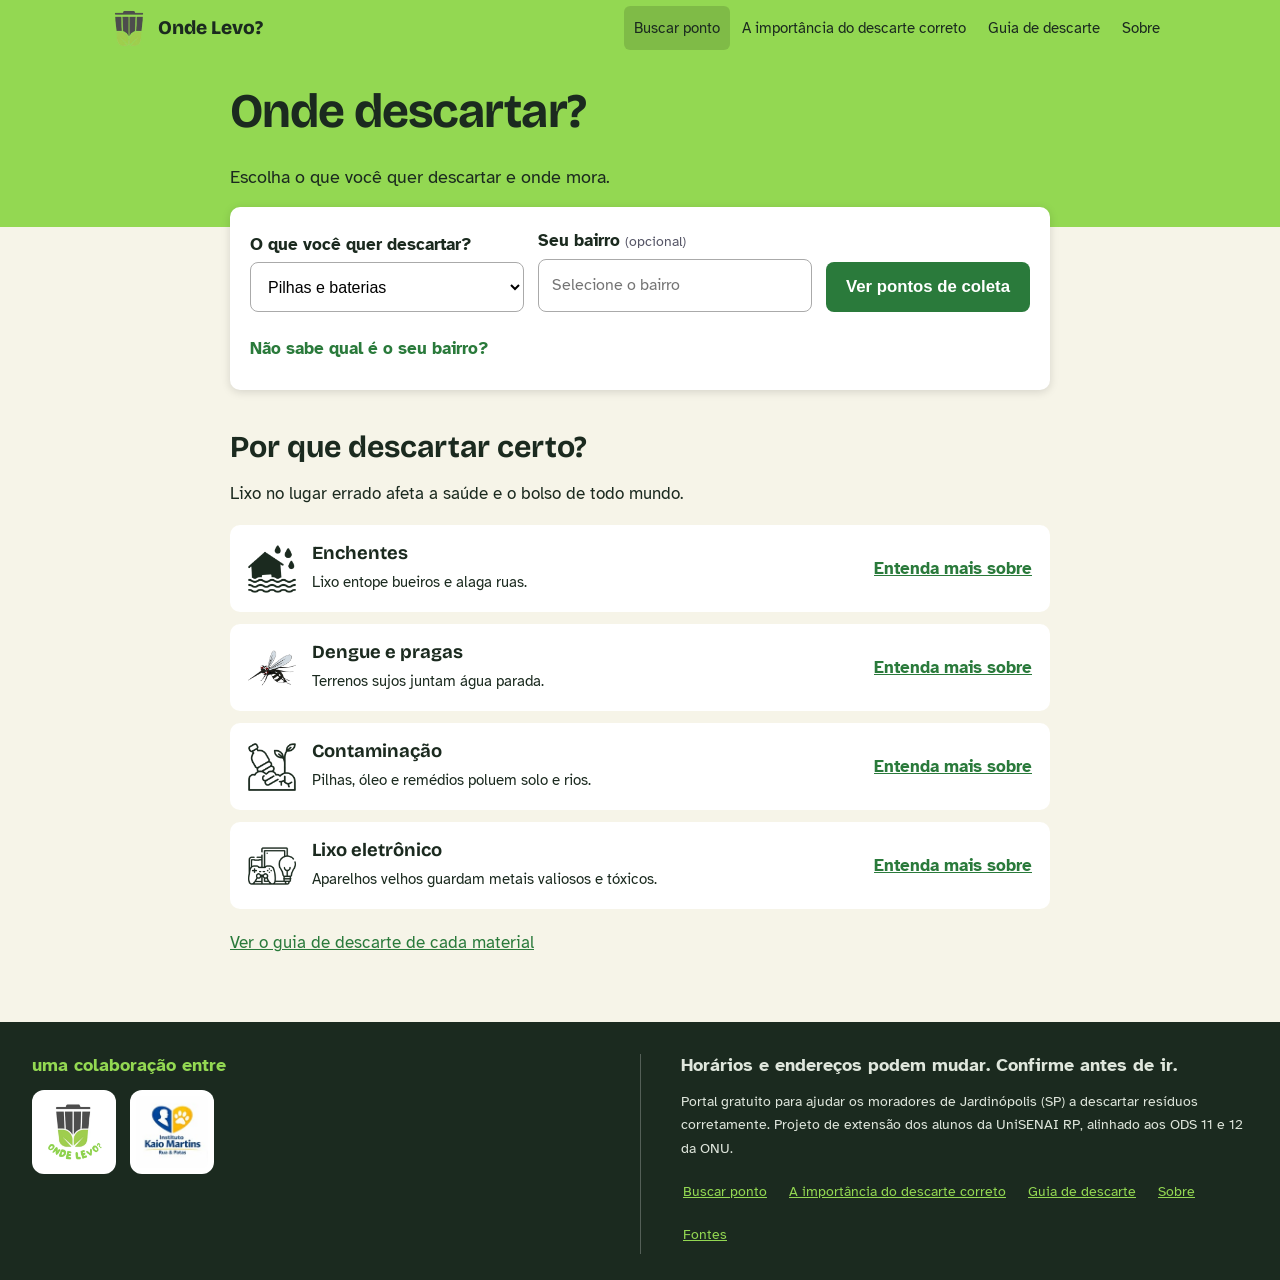
<file: index.html>
<!DOCTYPE html>
<html lang="pt-BR">
<head>
  <meta charset="UTF-8">
  <meta name="viewport" content="width=device-width, initial-scale=1.0">
  <meta name="theme-color" content="#8ed24d">
  <title>Descarte correto em Jardinópolis — Onde Levo?</title>
  <meta name="description" content="Descubra onde descartar pilhas, eletrônicos, remédios, lâmpadas, óleo, móveis e recicláveis em Jardinópolis SP.">
  <link rel="icon" href="data:image/svg+xml,%3Csvg xmlns='http://www.w3.org/2000/svg' viewBox='0 0 100 100'%3E%3Crect width='100' height='100' rx='22' fill='%238ed24d'/%3E%3Ccircle cx='50' cy='50' r='22' fill='%232a7a3b'/%3E%3C/svg%3E">
  <link rel="preconnect" href="https://fonts.googleapis.com">
  <link href="https://fonts.googleapis.com/css2?family=Atkinson+Hyperlegible:wght@400;700&family=Bricolage+Grotesque:wght@700;800&display=swap" rel="stylesheet">
  <link rel="stylesheet" href="style.css">
</head>
<body>
  <header class="topo" id="topo"></header>
  <main id="conteudo">
    <section class="hero"><div class="wrap">
      <h1>Onde descartar?</h1>
      <p>Escolha o que você quer descartar e onde mora.</p>
    </div></section>
    <div class="wrap">
      <form class="busca" id="form-busca" novalidate>
        <div class="campos">
          <div><label for="material">O que você quer descartar?</label><select id="material"></select></div>
          <div class="combo">
            <label for="bairro">Seu bairro <span class="opc">(opcional)</span></label>
            <input id="bairro" type="text" role="combobox" aria-expanded="false" aria-controls="bairro-lista" aria-autocomplete="list" aria-describedby="bairro-msg" autocomplete="off" enterkeyhint="search" placeholder="Selecione o bairro">
            <ul id="bairro-lista" role="listbox" aria-label="Bairros de Jardinópolis" hidden></ul>
          </div>
          <button class="btn" type="submit">Ver pontos de coleta</button>
        </div>
        <p id="bairro-msg" class="erro" role="alert"></p>
        <details class="ajuda">
          <summary>Não sabe qual é o seu bairro?</summary>
          <p>Procure a sua rua no mapa oficial dos bairros. Dica: no campo acima, você pode digitar o nome do seu bairro para selecionar a opção.</p>
          <div class="mapa alto"><iframe title="Mapa dos bairros de Jardinópolis" src="https://www.google.com/maps/d/embed?mid=1BiuJjVLuWMzhzfK3FzYZov7s8RPPJnCj&ehbc=2E312F" loading="lazy"></iframe></div>
        </details>
      </form>
      <div id="resultado" hidden aria-live="polite"></div>
    </div>
    <section class="aprender"><div class="wrap">
      <h2>Por que descartar certo?</h2>
      <p class="sub">Lixo no lugar errado afeta a saúde e o bolso de todo mundo.</p>
      <div class="grade">
        <article class="tema"><img class="ico" src="img/icone-enchente.png" alt="" width="48" height="48"><div><h3>Enchentes</h3><p>Lixo entope bueiros e alaga ruas.</p></div><a href="impactos.html#enchentes">Entenda mais sobre<span class="sr"> enchentes</span></a></article>
        <article class="tema"><img class="ico" src="img/icone-dengue.png" alt="" width="48" height="48"><div><h3>Dengue e pragas</h3><p>Terrenos sujos juntam água parada.</p></div><a href="impactos.html#pragas">Entenda mais sobre<span class="sr"> dengue e pragas</span></a></article>
        <article class="tema"><img class="ico" src="img/icone-contaminacao.png" alt="" width="48" height="48"><div><h3>Contaminação</h3><p>Pilhas, óleo e remédios poluem solo e rios.</p></div><a href="impactos.html#contaminacao">Entenda mais sobre<span class="sr"> contaminação</span></a></article>
        <article class="tema"><img class="ico" src="img/icone-eletronico.png" alt="" width="48" height="48"><div><h3>Lixo eletrônico</h3><p>Aparelhos velhos guardam metais valiosos e tóxicos.</p></div><a href="impactos.html#eletronicos">Entenda mais sobre<span class="sr"> lixo eletrônico</span></a></article>
      </div>
      <p style="margin-top:20px"><a href="guia.html">Ver o guia de descarte de cada material</a></p>
    </div></section>
  </main>
  <footer id="rodape"></footer>
  <script src="pontos.js"></script>
  <script src="main.js"></script>
</body>
</html>
</file>
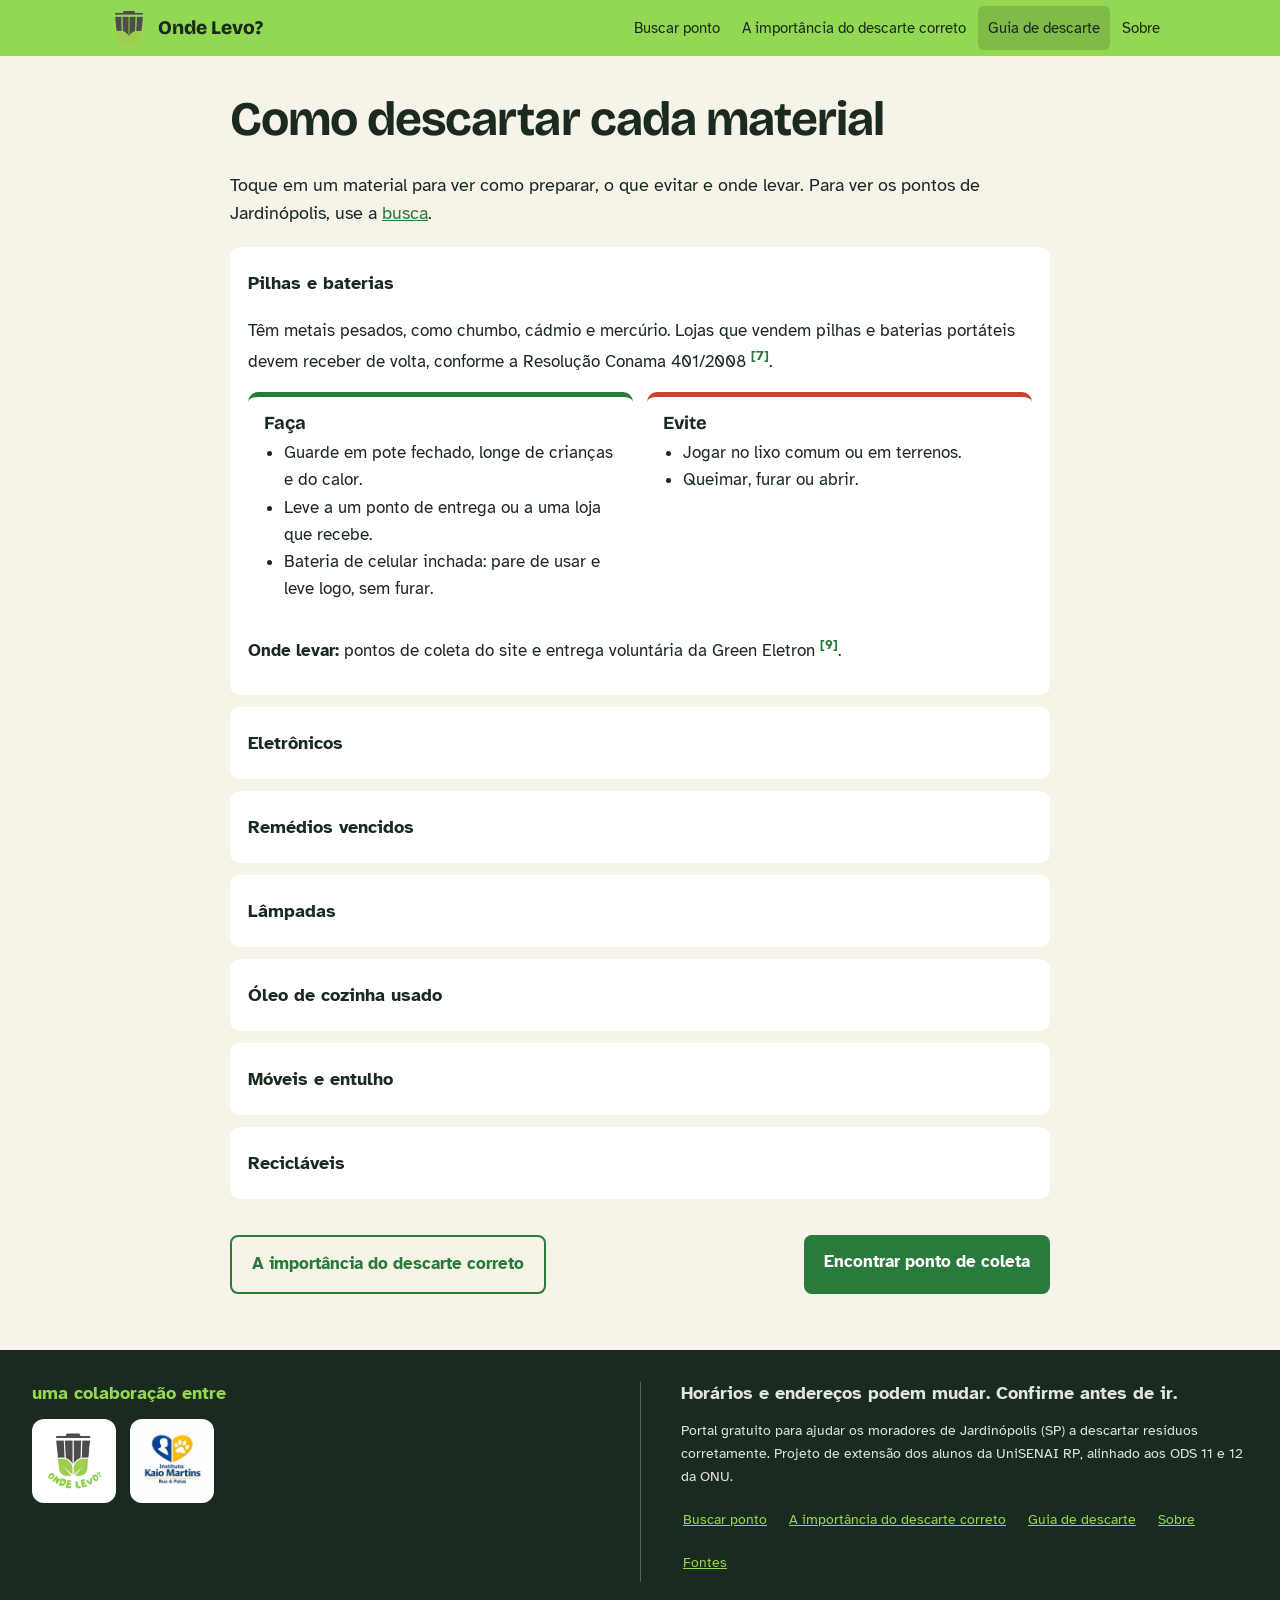
<file: guia.html>
<!DOCTYPE html>
<html lang="pt-BR">
<head>
  <meta charset="UTF-8">
  <meta name="viewport" content="width=device-width, initial-scale=1.0">
  <meta name="theme-color" content="#8ed24d">
  <title>Guia de descarte — Onde Levo?</title>
  <meta name="description" content="Descubra onde descartar pilhas, eletrônicos, remédios, lâmpadas, óleo, móveis e recicláveis em Jardinópolis SP.">

  <link rel="icon" href="data:image/svg+xml,%3Csvg xmlns='http://www.w3.org/2000/svg' viewBox='0 0 100 100'%3E%3Crect width='100' height='100' rx='22' fill='%238ed24d'/%3E%3Ccircle cx='50' cy='50' r='22' fill='%232a7a3b'/%3E%3C/svg%3E">
  <link rel="preconnect" href="https://fonts.googleapis.com">
  <link href="https://fonts.googleapis.com/css2?family=Atkinson+Hyperlegible:wght@400;700&family=Bricolage+Grotesque:wght@700;800&display=swap" rel="stylesheet">
  <link rel="stylesheet" href="style.css">
</head>
<body>
  <header class="topo" id="topo"></header>
  <main class="pagina" id="conteudo"><div class="wrap">
    <h1>Como descartar cada material</h1>
    <p class="lead">Toque em um material para ver como preparar, o que evitar e onde levar. Para ver os pontos de Jardinópolis, use a <a href="index.html">busca</a>.</p>
    <div class="lista-material">

      <details open><summary>Pilhas e baterias</summary>
        <p>Têm metais pesados, como chumbo, cádmio e mercúrio. Lojas que vendem pilhas e baterias portáteis devem receber de volta, conforme a Resolução Conama 401/2008 <a class="cite" href="sobre.html#f7">[7]</a>.</p>
        <div class="dois"><div class="cartao pode"><h3>Faça</h3><ul><li>Guarde em pote fechado, longe de crianças e do calor.</li><li>Leve a um ponto de entrega ou a uma loja que recebe.</li><li>Bateria de celular inchada: pare de usar e leve logo, sem furar.</li></ul></div>
        <div class="cartao nao"><h3>Evite</h3><ul><li>Jogar no lixo comum ou em terrenos.</li><li>Queimar, furar ou abrir.</li></ul></div></div>
        <p><strong>Onde levar:</strong> pontos de coleta do site e entrega voluntária da Green Eletron <a class="cite" href="sobre.html#f9">[9]</a>.</p></details>

      <details><summary>Eletrônicos</summary>
        <p>Celulares, carregadores, cabos, teclados, TVs, computadores e eletrodomésticos pequenos. Têm metais valiosos e substâncias tóxicas.</p>
        <div class="dois"><div class="cartao pode"><h3>Faça</h3><ul><li>Apague seus dados e remova o chip e o cartão de memória.</li><li>Leve inteiro, sem desmontar.</li><li>Se ainda funciona, conserte ou doe.</li></ul></div>
        <div class="cartao nao"><h3>Evite</h3><ul><li>Desmontar ou queimar fios para tirar cobre: a fumaça é tóxica.</li><li>Deixar na calçada ou em terrenos.</li></ul></div></div>
        <p><strong>Onde levar:</strong> pontos de coleta, lojas e fabricantes (logística reversa) e a Green Eletron <a class="cite" href="sobre.html#f9">[9]</a>.</p></details>

      <details><summary>Remédios vencidos</summary>
        <p>Remédios vencidos ou sem uso não devem ir para o lixo comum, a pia ou o vaso. O sistema nacional de recebimento em farmácias está sendo implantado por etapas, começando pelas cidades maiores <a class="cite" href="sobre.html#f6">[6]</a>.</p>
        <div class="dois"><div class="cartao pode"><h3>Faça</h3><ul><li>Reúna cartelas, frascos e bisnagas, mesmo vazios.</li><li>Mantenha líquidos no frasco bem fechado.</li><li>Ligue antes para a farmácia ou a unidade de saúde e pergunte se recebe.</li></ul></div>
        <div class="cartao nao"><h3>Evite</h3><ul><li>Jogar na pia, no vaso ou no lixo comum.</li><li>Dar a outra pessoa ou guardar de volta no armário de casa.</li></ul></div></div>
        <p><strong>Onde levar:</strong> farmácias, drogarias e unidades de saúde que recebem. Consulte a SEAMA para saber quais.</p></details>

      <details><summary>Lâmpadas</summary>
        <p>As fluorescentes (compactas e tubulares) têm mercúrio. O sistema de coleta fica em pontos de entrega, em geral em lojas, e você pode procurar o mais próximo pelo CEP no site da Reciclus <a class="cite" href="sobre.html#f8">[8]</a>.</p>
        <div class="dois"><div class="cartao pode"><h3>Faça</h3><ul><li>Guarde inteira, na embalagem original ou embrulhada em jornal.</li><li>Se quebrar: ventile o ambiente, use luvas, recolha com papel úmido e feche tudo em um saco.</li></ul></div>
        <div class="cartao nao"><h3>Evite</h3><ul><li>Quebrar de propósito.</li><li>Varrer ou aspirar os cacos.</li><li>Jogar no lixo comum.</li></ul></div></div>
        <p><strong>Onde levar:</strong> pontos de entrega Reciclus. Para lâmpadas LED, consulte o ponto antes de levar.</p></details>

      <details><summary>Óleo de cozinha usado</summary>
        <p>Um litro de óleo no ralo pode poluir cerca de 25 mil litros de água <a class="cite" href="sobre.html#f5">[5]</a>. Coletado, ele pode virar sabão e biodiesel.</p>
        <div class="dois"><div class="cartao pode"><h3>Faça</h3><ul><li>Espere esfriar e coe os restos de comida.</li><li>Guarde em garrafa PET bem fechada.</li><li>Leve a um ponto de coleta.</li></ul></div>
        <div class="cartao nao"><h3>Evite</h3><ul><li>Jogar na pia, no ralo ou no vaso.</li><li>Despejar no quintal ou no terreno.</li></ul></div></div>
        <p><strong>Onde levar:</strong> pontos de coleta de óleo cadastrados no site.</p></details>

      <details><summary>Móveis e entulho</summary>
        <p>Móveis velhos e entulho deixados na rua entopem bueiros e abrigam pragas, por isso o descarte precisa ser organizado.</p>
        <div class="dois"><div class="cartao pode"><h3>Faça</h3><ul><li>Doe móveis em bom estado.</li><li>Desmonte para facilitar o transporte.</li><li>Pergunte à prefeitura sobre a coleta de volumosos.</li></ul></div>
        <div class="cartao nao"><h3>Evite</h3><ul><li>Deixar na calçada, em terrenos ou perto de córregos.</li></ul></div></div>
        <p><strong>Onde levar:</strong> ecoponto ou serviço de coleta indicado pela prefeitura/SEAMA.</p></details>

      <details><summary>Recicláveis</summary>
        <p>Papel, papelão, plástico, metal e vidro. Separados corretamente, geram renda para cooperativas e catadores.</p>
        <div class="dois"><div class="cartao pode"><h3>Faça</h3><ul><li>Separe os materiais secos e limpos.</li><li>Tire os restos de comida e amasse as embalagens.</li><li>Embrulhe vidro quebrado em jornal.</li></ul></div>
        <div class="cartao nao"><h3>Evite</h3><ul><li>Misturar com lixo orgânico.</li><li>Colocar papel engordurado ou guardanapo sujo.</li><li>Misturar espelho e cerâmica com o vidro.</li></ul></div></div>
        <p><strong>Onde levar:</strong> coleta seletiva da prefeitura e pontos de entrega indicados pela cooperativa.</p>
        <div class="cartao"><h3>O que a COOPAA recebe</h3><ul>
          <li><strong>Plástico:</strong> garrafas PET, embalagens descartáveis, sacos, sacolas e isopor.</li>
          <li><strong>Vidro:</strong> garrafas e copos. Embale os copos quebrados.</li>
          <li><strong>Metal:</strong> latas, alumínio, panelas, ferragens e pregos.</li>
          <li><strong>Papel:</strong> jornais, revistas, caixas e folhetos.</li>
          <li><strong>Óleo de cozinha.</strong></li></ul>
          <p class="nota"><small>Lista conforme a identificação da van da cooperativa. Confirme com a COOPAA antes de levar.</small></p></div></details>
    </div>
    <div class="proximo">
      <a class="btn claro" href="impactos.html">A importância do descarte correto</a>
      <a class="btn" href="index.html">Encontrar ponto de coleta</a>
    </div>
  </div></main>
  <footer id="rodape"></footer>
  <script src="main.js"></script>
</body>
</html>
</file>
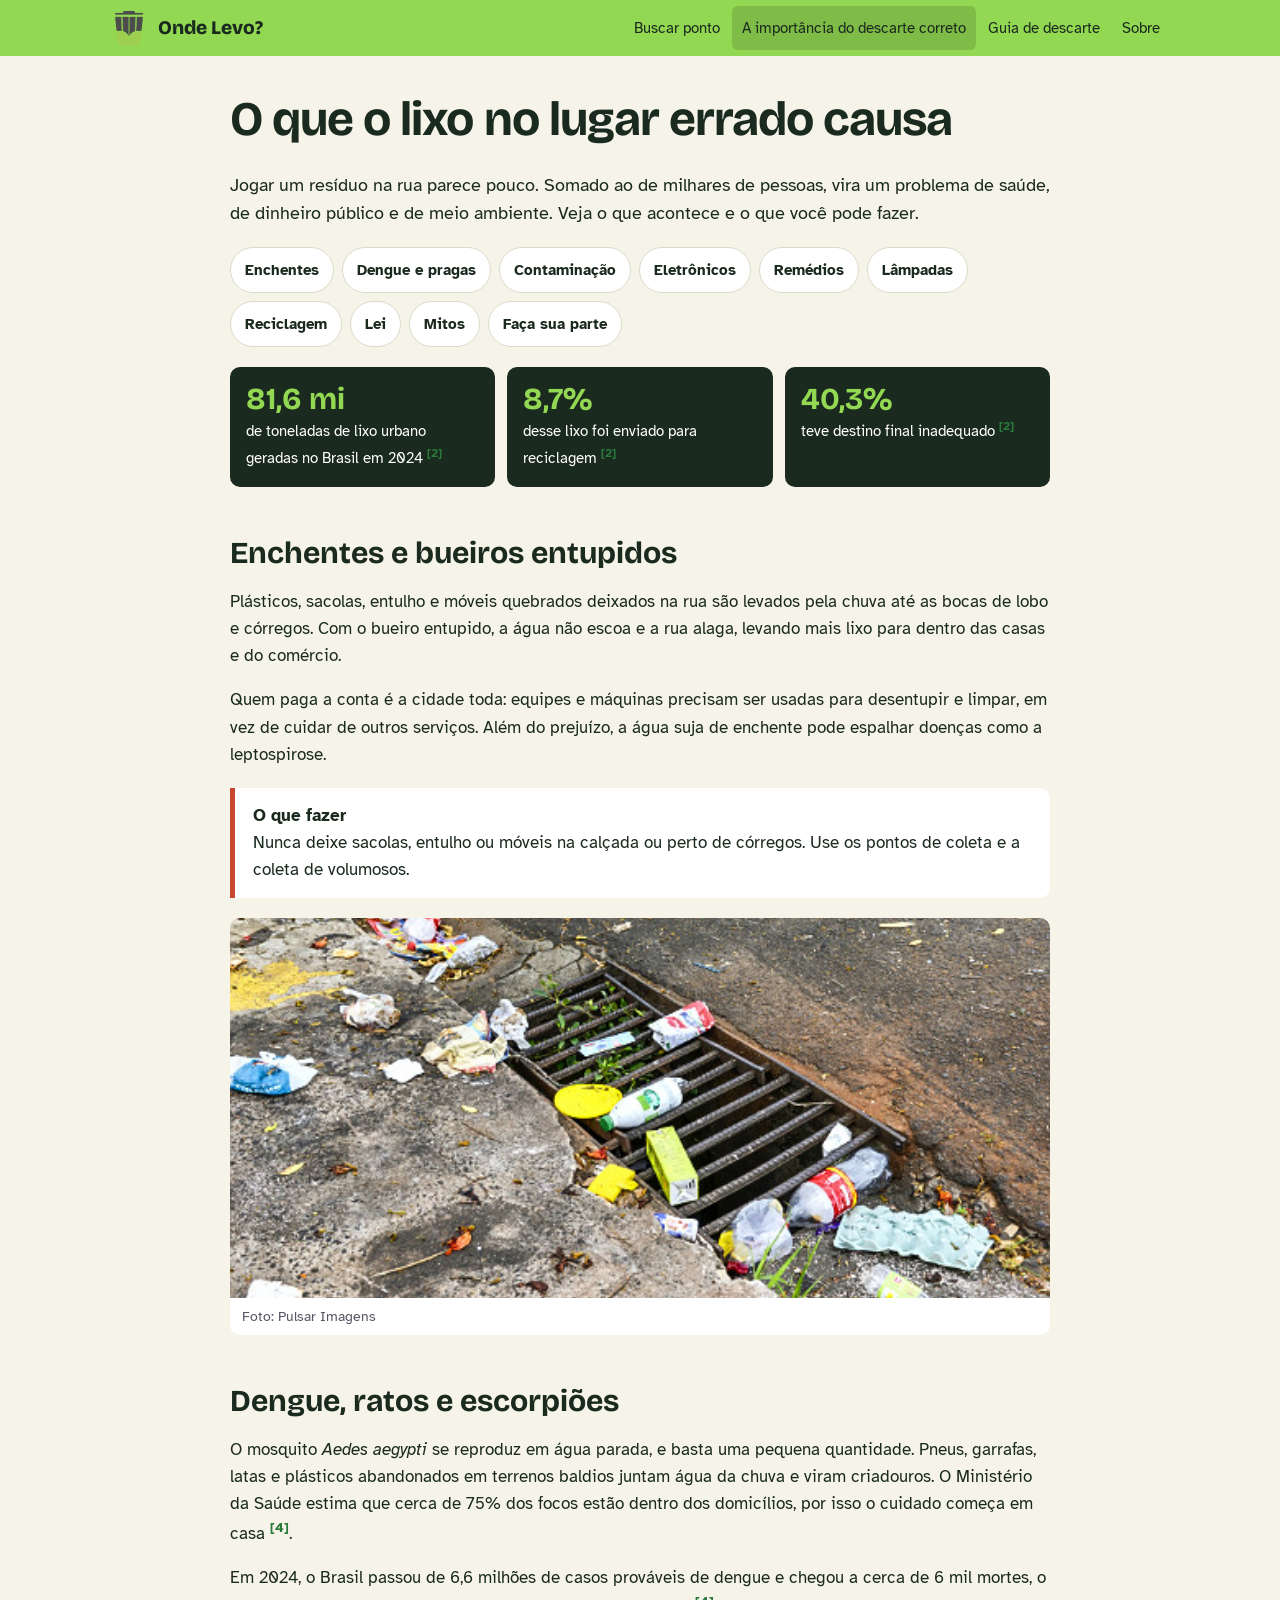
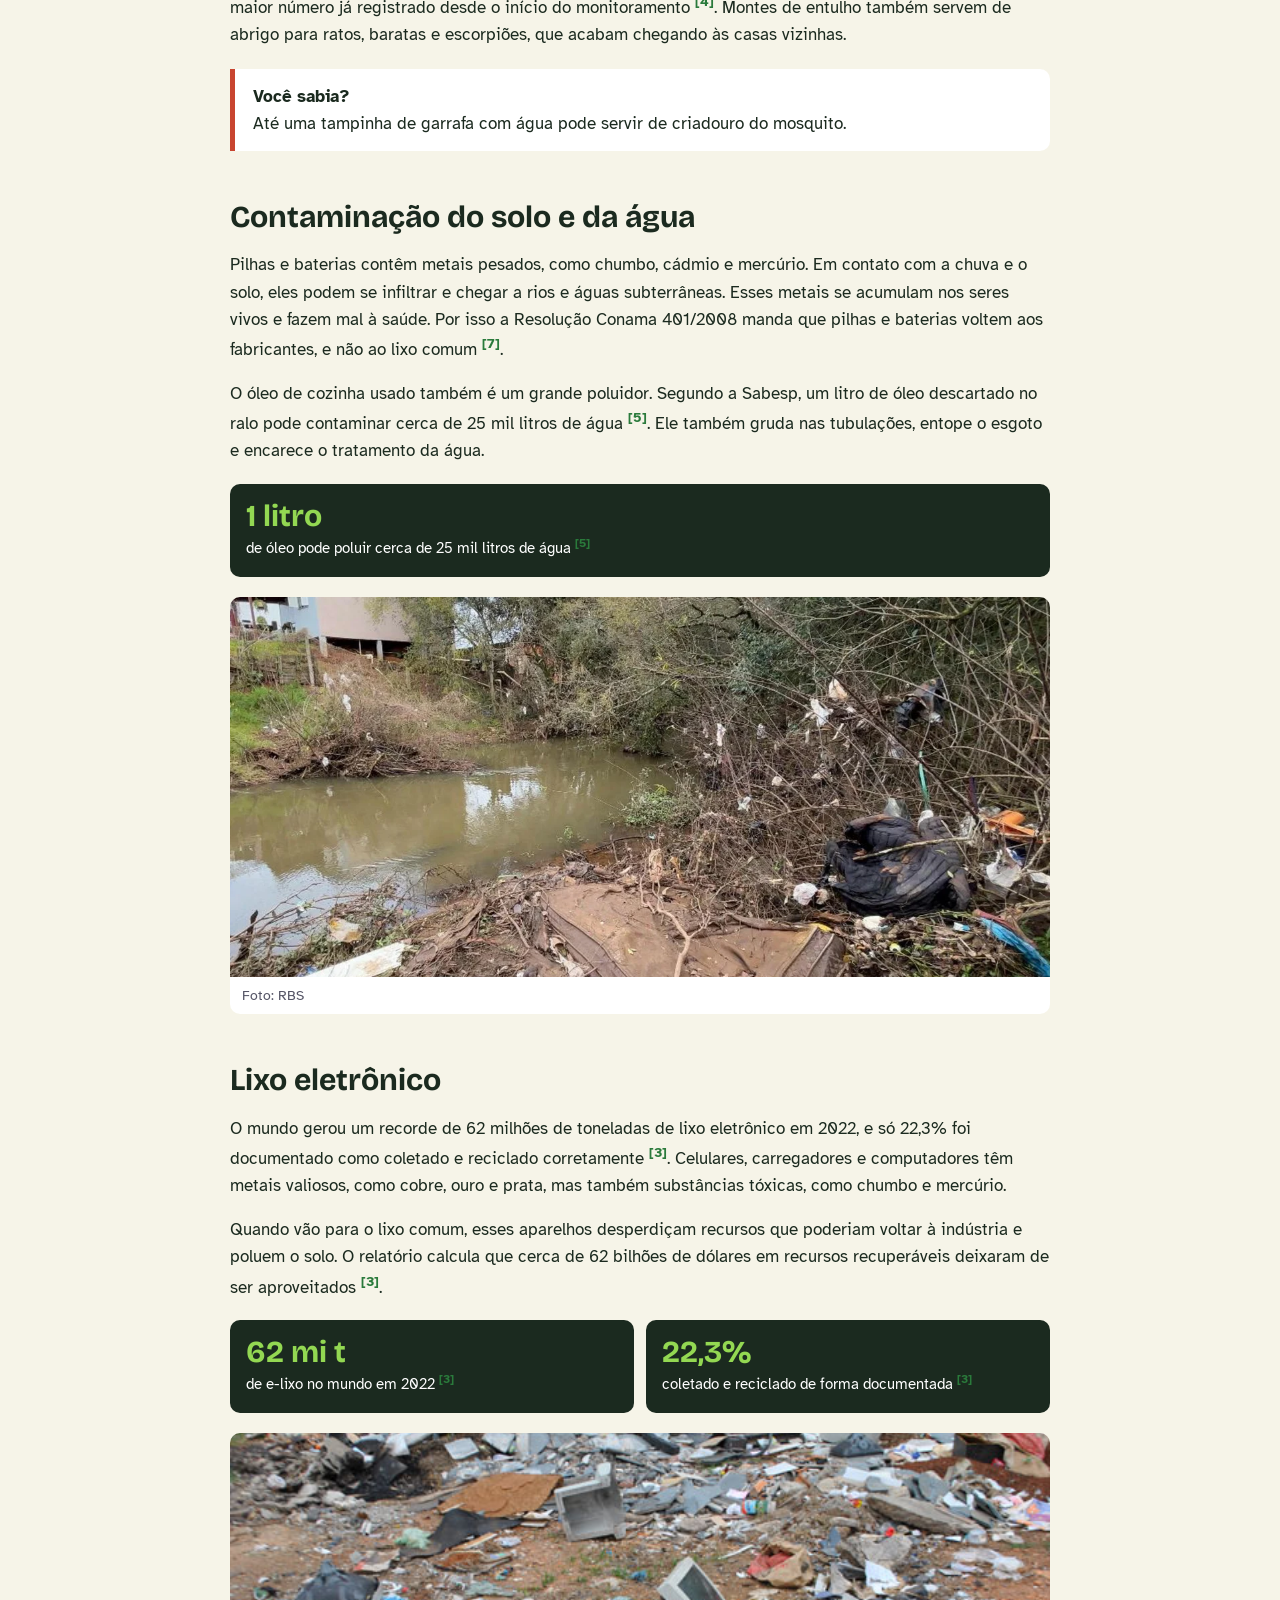
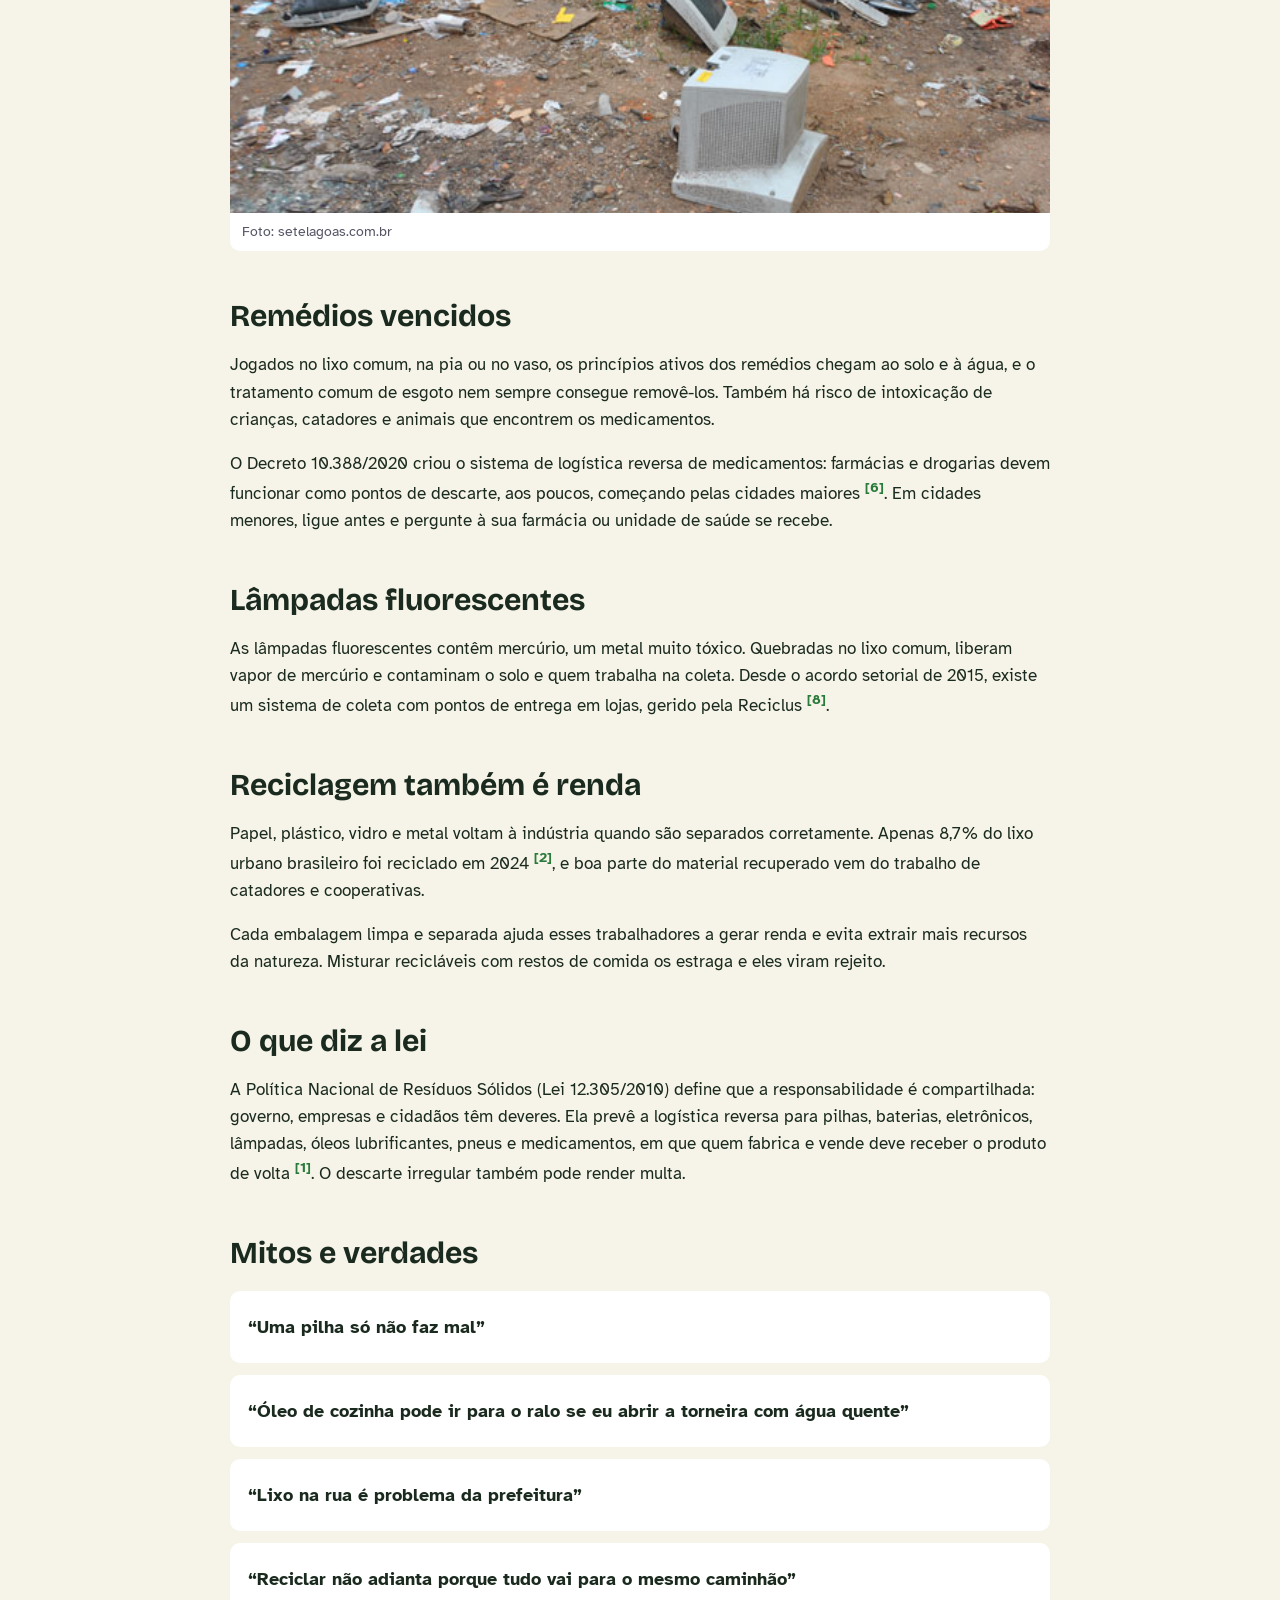
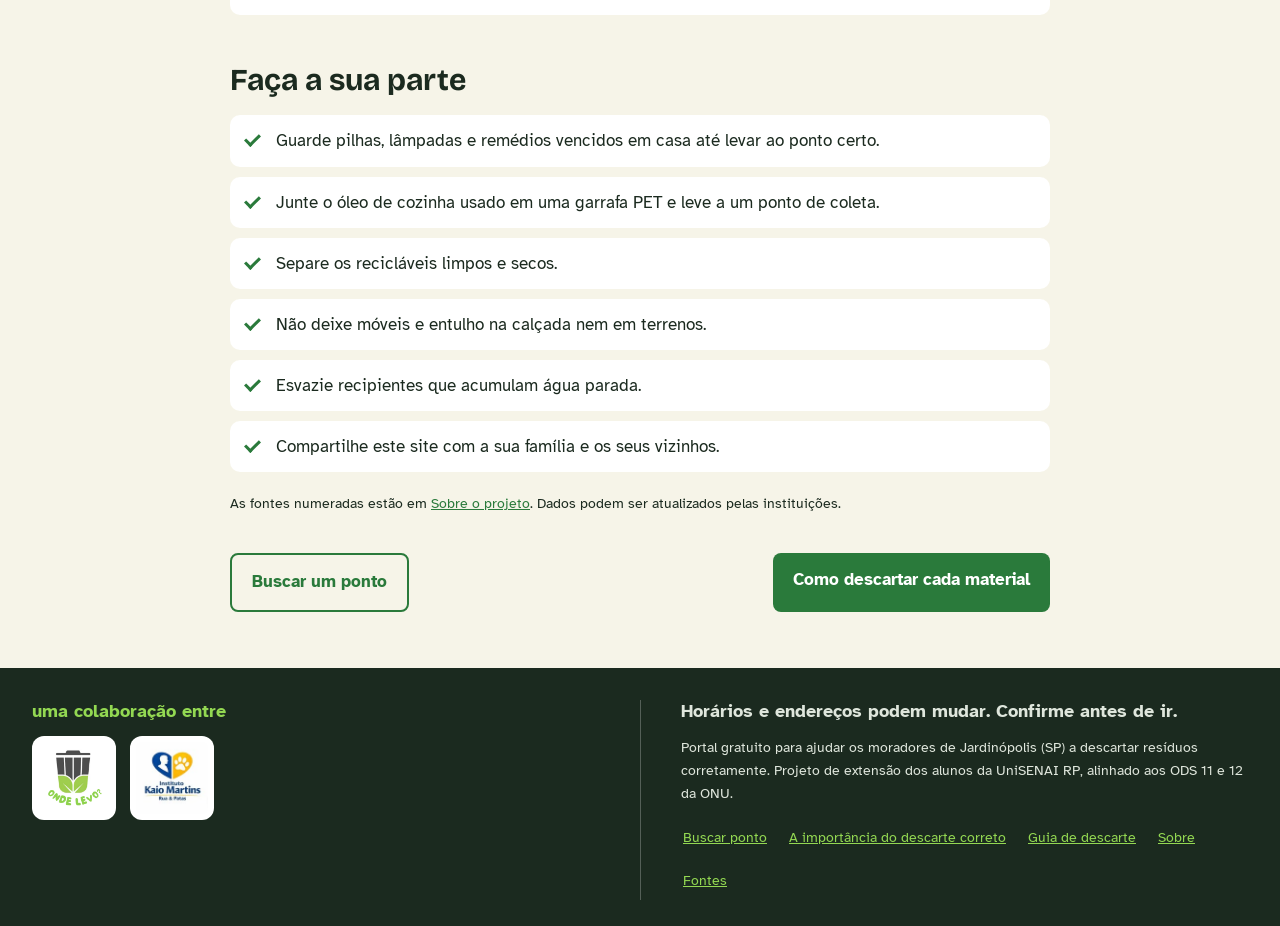
<file: impactos.html>
<!DOCTYPE html>
<html lang="pt-BR">
<head>
  <meta charset="UTF-8">
  <meta name="viewport" content="width=device-width, initial-scale=1.0">
  <meta name="theme-color" content="#8ed24d">
  <title>A importância do descarte correto — Onde Levo?</title>
  <meta name="description" content="Descubra onde descartar pilhas, eletrônicos, remédios, lâmpadas, óleo, móveis e recicláveis em Jardinópolis SP.">

  <link rel="icon" href="data:image/svg+xml,%3Csvg xmlns='http://www.w3.org/2000/svg' viewBox='0 0 100 100'%3E%3Crect width='100' height='100' rx='22' fill='%238ed24d'/%3E%3Ccircle cx='50' cy='50' r='22' fill='%232a7a3b'/%3E%3C/svg%3E">
  <link rel="preconnect" href="https://fonts.googleapis.com">
  <link href="https://fonts.googleapis.com/css2?family=Atkinson+Hyperlegible:wght@400;700&family=Bricolage+Grotesque:wght@700;800&display=swap" rel="stylesheet">
  <link rel="stylesheet" href="style.css">
</head>
<body>
  <header class="topo" id="topo"></header>
  <main class="pagina" id="conteudo"><div class="wrap">
    <h1>O que o lixo no lugar errado causa</h1>
    <p class="lead">Jogar um resíduo na rua parece pouco. Somado ao de milhares de pessoas, vira um problema de saúde, de dinheiro público e de meio ambiente. Veja o que acontece e o que você pode fazer.</p>

    <nav class="chips" aria-label="Nesta página">
      <a href="#enchentes">Enchentes</a><a href="#pragas">Dengue e pragas</a><a href="#contaminacao">Contaminação</a>
      <a href="#eletronicos">Eletrônicos</a><a href="#remedios">Remédios</a><a href="#lampadas">Lâmpadas</a>
      <a href="#reciclagem">Reciclagem</a><a href="#lei">Lei</a><a href="#mitos">Mitos</a><a href="#faca">Faça sua parte</a>
    </nav>

    <div class="numeros">
      <div class="numero"><b>81,6 mi</b><span>de toneladas de lixo urbano geradas no Brasil em 2024 <a class="cite" href="sobre.html#f2">[2]</a></span></div>
      <div class="numero"><b>8,7%</b><span>desse lixo foi enviado para reciclagem <a class="cite" href="sobre.html#f2">[2]</a></span></div>
      <div class="numero"><b>40,3%</b><span>teve destino final inadequado <a class="cite" href="sobre.html#f2">[2]</a></span></div>
    </div>

    <h2 id="enchentes">Enchentes e bueiros entupidos</h2>
    <p>Plásticos, sacolas, entulho e móveis quebrados deixados na rua são levados pela chuva até as bocas de lobo e córregos. Com o bueiro entupido, a água não escoa e a rua alaga, levando mais lixo para dentro das casas e do comércio.</p>
    <p>Quem paga a conta é a cidade toda: equipes e máquinas precisam ser usadas para desentupir e limpar, em vez de cuidar de outros serviços. Além do prejuízo, a água suja de enchente pode espalhar doenças como a leptospirose.</p>
    <div class="fato"><strong>O que fazer</strong>Nunca deixe sacolas, entulho ou móveis na calçada ou perto de córregos. Use os pontos de coleta e a coleta de volumosos.</div>
    <figure class="foto" data-desc="bueiro entupido por lixo"><img src="img/bueiro-entupido.jpg" alt="Bueiro entupido por lixo em uma rua" loading="lazy"><figcaption>Foto: Pulsar Imagens <!-- confirmar fotógrafo e autorização --></figcaption></figure>

    <h2 id="pragas">Dengue, ratos e escorpiões</h2>
    <p>O mosquito <em>Aedes aegypti</em> se reproduz em água parada, e basta uma pequena quantidade. Pneus, garrafas, latas e plásticos abandonados em terrenos baldios juntam água da chuva e viram criadouros. O Ministério da Saúde estima que cerca de 75% dos focos estão dentro dos domicílios, por isso o cuidado começa em casa <a class="cite" href="sobre.html#f4">[4]</a>.</p>
    <p>Em 2024, o Brasil passou de 6,6 milhões de casos prováveis de dengue e chegou a cerca de 6 mil mortes, o maior número já registrado desde o início do monitoramento <a class="cite" href="sobre.html#f4">[4]</a>. Montes de entulho também servem de abrigo para ratos, baratas e escorpiões, que acabam chegando às casas vizinhas.</p>
    <div class="fato"><strong>Você sabia?</strong>Até uma tampinha de garrafa com água pode servir de criadouro do mosquito.</div>

    <h2 id="contaminacao">Contaminação do solo e da água</h2>
    <p>Pilhas e baterias contêm metais pesados, como chumbo, cádmio e mercúrio. Em contato com a chuva e o solo, eles podem se infiltrar e chegar a rios e águas subterrâneas. Esses metais se acumulam nos seres vivos e fazem mal à saúde. Por isso a Resolução Conama 401/2008 manda que pilhas e baterias voltem aos fabricantes, e não ao lixo comum <a class="cite" href="sobre.html#f7">[7]</a>.</p>
    <p>O óleo de cozinha usado também é um grande poluidor. Segundo a Sabesp, um litro de óleo descartado no ralo pode contaminar cerca de 25 mil litros de água <a class="cite" href="sobre.html#f5">[5]</a>. Ele também gruda nas tubulações, entope o esgoto e encarece o tratamento da água.</p>
    <div class="numeros"><div class="numero"><b>1 litro</b><span>de óleo pode poluir cerca de 25 mil litros de água <a class="cite" href="sobre.html#f5">[5]</a></span></div></div>

    <figure class="foto" data-desc="lixo na margem de um rio"><img src="img/terreno-margem-rio.jpg" alt="Lixo acumulado em terreno na margem de um rio" loading="lazy"><figcaption>Foto: RBS <!-- confirmar fotógrafo e autorização --></figcaption></figure>

    <h2 id="eletronicos">Lixo eletrônico</h2>
    <p>O mundo gerou um recorde de 62 milhões de toneladas de lixo eletrônico em 2022, e só 22,3% foi documentado como coletado e reciclado corretamente <a class="cite" href="sobre.html#f3">[3]</a>. Celulares, carregadores e computadores têm metais valiosos, como cobre, ouro e prata, mas também substâncias tóxicas, como chumbo e mercúrio.</p>
    <p>Quando vão para o lixo comum, esses aparelhos desperdiçam recursos que poderiam voltar à indústria e poluem o solo. O relatório calcula que cerca de 62 bilhões de dólares em recursos recuperáveis deixaram de ser aproveitados <a class="cite" href="sobre.html#f3">[3]</a>.</p>
    <div class="numeros">
      <div class="numero"><b>62 mi t</b><span>de e-lixo no mundo em 2022 <a class="cite" href="sobre.html#f3">[3]</a></span></div>
      <div class="numero"><b>22,3%</b><span>coletado e reciclado de forma documentada <a class="cite" href="sobre.html#f3">[3]</a></span></div>
    </div>
    <figure class="foto" data-desc="lixo eletrônico em terreno"><img src="img/lixo-eletronico.jpg" alt="Lixo eletrônico descartado em um terreno" loading="lazy"><figcaption>Foto: setelagoas.com.br <!-- confirmar fotógrafo e autorização --></figcaption></figure>

    <h2 id="remedios">Remédios vencidos</h2>
    <p>Jogados no lixo comum, na pia ou no vaso, os princípios ativos dos remédios chegam ao solo e à água, e o tratamento comum de esgoto nem sempre consegue removê-los. Também há risco de intoxicação de crianças, catadores e animais que encontrem os medicamentos.</p>
    <p>O Decreto 10.388/2020 criou o sistema de logística reversa de medicamentos: farmácias e drogarias devem funcionar como pontos de descarte, aos poucos, começando pelas cidades maiores <a class="cite" href="sobre.html#f6">[6]</a>. Em cidades menores, ligue antes e pergunte à sua farmácia ou unidade de saúde se recebe.</p>

    <h2 id="lampadas">Lâmpadas fluorescentes</h2>
    <p>As lâmpadas fluorescentes contêm mercúrio, um metal muito tóxico. Quebradas no lixo comum, liberam vapor de mercúrio e contaminam o solo e quem trabalha na coleta. Desde o acordo setorial de 2015, existe um sistema de coleta com pontos de entrega em lojas, gerido pela Reciclus <a class="cite" href="sobre.html#f8">[8]</a>.</p>

    <h2 id="reciclagem">Reciclagem também é renda</h2>
    <p>Papel, plástico, vidro e metal voltam à indústria quando são separados corretamente. Apenas 8,7% do lixo urbano brasileiro foi reciclado em 2024 <a class="cite" href="sobre.html#f2">[2]</a>, e boa parte do material recuperado vem do trabalho de catadores e cooperativas.</p>
    <p>Cada embalagem limpa e separada ajuda esses trabalhadores a gerar renda e evita extrair mais recursos da natureza. Misturar recicláveis com restos de comida os estraga e eles viram rejeito.</p>
   

    <h2 id="lei">O que diz a lei</h2>
    <p>A Política Nacional de Resíduos Sólidos (Lei 12.305/2010) define que a responsabilidade é compartilhada: governo, empresas e cidadãos têm deveres. Ela prevê a logística reversa para pilhas, baterias, eletrônicos, lâmpadas, óleos lubrificantes, pneus e medicamentos, em que quem fabrica e vende deve receber o produto de volta <a class="cite" href="sobre.html#f1">[1]</a>. O descarte irregular também pode render multa.</p>

    <h2 id="mitos">Mitos e verdades</h2>
    <div class="lista-material">
      <details><summary>“Uma pilha só não faz mal”</summary><p><strong>Mito.</strong> Uma pilha parece pouco, mas milhares de pessoas descartando uma por vez somam uma quantidade grande de metais pesados no solo.</p></details>
      <details><summary>“Óleo de cozinha pode ir para o ralo se eu abrir a torneira com água quente”</summary><p><strong>Mito.</strong> A água quente só empurra o óleo para frente. Ele esfria e gruda na tubulação do esgoto.</p></details>
      <details><summary>“Lixo na rua é problema da prefeitura”</summary><p><strong>Mito.</strong> A lei divide a responsabilidade com todos nós. Quem joga lixo na rua gera custo e risco para os vizinhos e para a própria família.</p></details>
      <details><summary>“Reciclar não adianta porque tudo vai para o mesmo caminhão”</summary><p><strong>Depende.</strong> Onde há coleta seletiva e cooperativa, o material separado é encaminhado à reciclagem. Por isso vale usar os pontos de entrega e as cooperativas.</p></details>
    </div>

    <h2 id="faca">Faça a sua parte</h2>
    <ul class="checklist">
      <li>Guarde pilhas, lâmpadas e remédios vencidos em casa até levar ao ponto certo.</li>
      <li>Junte o óleo de cozinha usado em uma garrafa PET e leve a um ponto de coleta.</li>
      <li>Separe os recicláveis limpos e secos.</li>
      <li>Não deixe móveis e entulho na calçada nem em terrenos.</li>
      <li>Esvazie recipientes que acumulam água parada.</li>
      <li>Compartilhe este site com a sua família e os seus vizinhos.</li>
    </ul>
    <p class="nota"><small>As fontes numeradas estão em <a href="sobre.html#fontes">Sobre o projeto</a>. Dados podem ser atualizados pelas instituições.</small></p>

    <div class="proximo">
      <a class="btn claro" href="index.html">Buscar um ponto</a>
      <a class="btn" href="guia.html">Como descartar cada material</a>
    </div>
  </div></main>
  <footer id="rodape"></footer>
  <script src="main.js"></script>
</body>
</html>
</file>
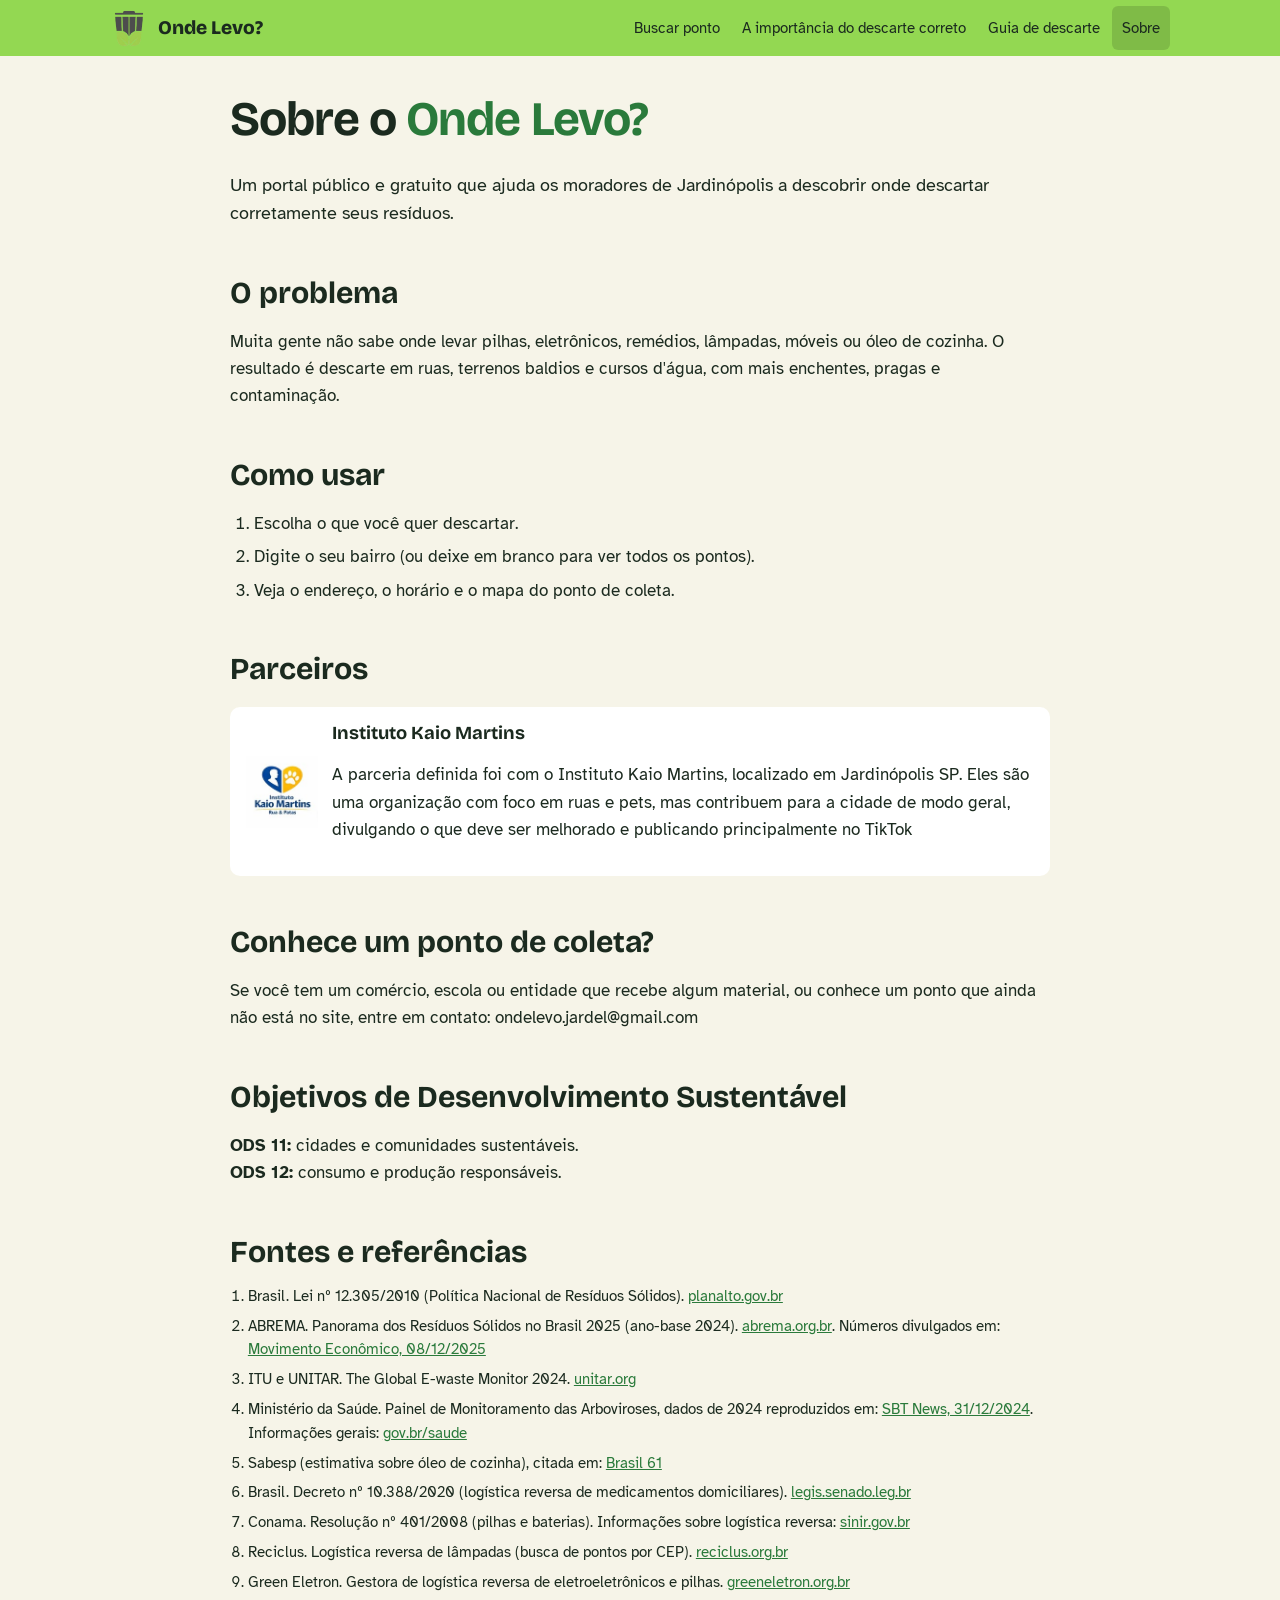
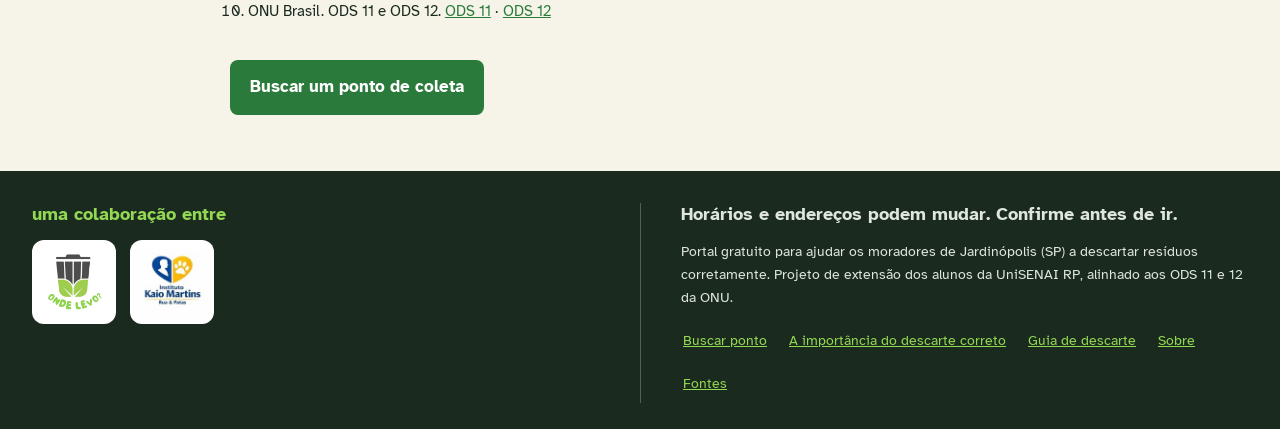
<file: sobre.html>
<!DOCTYPE html>
<html lang="pt-BR">
<head>
  <meta charset="UTF-8">
  <meta name="viewport" content="width=device-width, initial-scale=1.0">
  <meta name="theme-color" content="#8ed24d">
  <title>Sobre — Onde Levo?</title>
  <meta name="description" content="Descubra onde descartar pilhas, eletrônicos, remédios, lâmpadas, óleo, móveis e recicláveis em Jardinópolis SP.">
  <link rel="icon" href="data:image/svg+xml,%3Csvg xmlns='http://www.w3.org/2000/svg' viewBox='0 0 100 100'%3E%3Crect width='100' height='100' rx='22' fill='%238ed24d'/%3E%3Ccircle cx='50' cy='50' r='22' fill='%232a7a3b'/%3E%3C/svg%3E">
  <link rel="preconnect" href="https://fonts.googleapis.com">
  <link href="https://fonts.googleapis.com/css2?family=Atkinson+Hyperlegible:wght@400;700&family=Bricolage+Grotesque:wght@700;800&display=swap" rel="stylesheet">
  <link rel="stylesheet" href="style.css">
</head>
<body>
  <header class="topo" id="topo"></header>
  <main class="pagina" id="conteudo"><div class="wrap">
    <h1>Sobre o <span class="verde">Onde Levo?</span></h1>
    <p class="lead">Um portal público e gratuito que ajuda os moradores de Jardinópolis a descobrir onde descartar corretamente seus resíduos.</p>
    <h2>O problema</h2>
    <p>Muita gente não sabe onde levar pilhas, eletrônicos, remédios, lâmpadas, móveis ou óleo de cozinha. O resultado é descarte em ruas, terrenos baldios e cursos d'água, com mais enchentes, pragas e contaminação.</p>
    <h2>Como usar</h2>
    <ol class="passos"><li>Escolha o que você quer descartar.</li><li>Digite o seu bairro (ou deixe em branco para ver todos os pontos).</li><li>Veja o endereço, o horário e o mapa do ponto de coleta.</li></ol>
    <h2>Parceiros</h2>
    <div class="parceiros">
      <div class="cartao"><img src="img/logo-instituto-kaio-martins.jpg" alt=""><div><h3>Instituto Kaio Martins</h3><p> A parceria definida foi com o Instituto Kaio Martins, localizado em Jardinópolis SP. Eles são uma organização com foco em ruas e pets, mas contribuem para a cidade de modo geral, divulgando o que deve ser melhorado e publicando principalmente no TikTok </p></div></div>
      
    </div>
    <h2>Conhece um ponto de coleta?</h2>
    <p>Se você tem um comércio, escola ou entidade que recebe algum material, ou conhece um ponto que ainda não está no site, entre em contato: ondelevo.jardel@gmail.com</p>
    <h2>Objetivos de Desenvolvimento Sustentável</h2>
    <p><strong>ODS 11:</strong> cidades e comunidades sustentáveis.<br><strong>ODS 12:</strong> consumo e produção responsáveis.</p>
    <h2 id="fontes">Fontes e referências</h2>
    <ol class="fontes">
      <li id="f1">Brasil. Lei nº 12.305/2010 (Política Nacional de Resíduos Sólidos). <a href="https://www.planalto.gov.br/ccivil_03/_ato2007-2010/2010/lei/l12305.htm" target="_blank" rel="noopener">planalto.gov.br</a></li>
      <li id="f2">ABREMA. Panorama dos Resíduos Sólidos no Brasil 2025 (ano-base 2024). <a href="https://www.abrema.org.br" target="_blank" rel="noopener">abrema.org.br</a>. Números divulgados em: <a href="https://movimentoeconomico.com.br/meio-ambiente/2025/12/08/producao-de-residuos-cresce-em-2024-e-destinacao-adequada-melhora/" target="_blank" rel="noopener">Movimento Econômico, 08/12/2025</a></li>
      <li id="f3">ITU e UNITAR. The Global E-waste Monitor 2024. <a href="https://www.unitar.org/about/news-stories/press/global-e-waste-monitor-2024-electronic-waste-rising-five-times-faster-documented-e-waste-recycling" target="_blank" rel="noopener">unitar.org</a></li>
      <li id="f4">Ministério da Saúde. Painel de Monitoramento das Arboviroses, dados de 2024 reproduzidos em: <a href="https://sbtnews.sbt.com.br/noticia/saude/brasil-encerra-2024-com-recorde-de-6-mil-mortes-por-dengue" target="_blank" rel="noopener">SBT News, 31/12/2024</a>. Informações gerais: <a href="https://www.gov.br/saude" target="_blank" rel="noopener">gov.br/saude</a></li>
      <li id="f5">Sabesp (estimativa sobre óleo de cozinha), citada em: <a href="https://brasil61.com/n/agua-1-litro-de-oleo-pode-poluir-ate-25-mil-litros-de-agua-saiba-como-descartar-corretamente-bras2513672" target="_blank" rel="noopener">Brasil 61</a></li>
      <li id="f6">Brasil. Decreto nº 10.388/2020 (logística reversa de medicamentos domiciliares). <a href="https://legis.senado.leg.br/norma/32242999/publicacao/32243981" target="_blank" rel="noopener">legis.senado.leg.br</a></li>
      <li id="f7">Conama. Resolução nº 401/2008 (pilhas e baterias). Informações sobre logística reversa: <a href="https://sinir.gov.br" target="_blank" rel="noopener">sinir.gov.br</a></li>
      <li id="f8">Reciclus. Logística reversa de lâmpadas (busca de pontos por CEP). <a href="https://www.reciclus.org.br" target="_blank" rel="noopener">reciclus.org.br</a></li>
      <li id="f9">Green Eletron. Gestora de logística reversa de eletroeletrônicos e pilhas. <a href="https://greeneletron.org.br" target="_blank" rel="noopener">greeneletron.org.br</a></li>
      <li id="f10">ONU Brasil. ODS 11 e ODS 12. <a href="https://brasil.un.org/pt-br/sdgs/11" target="_blank" rel="noopener">ODS 11</a> · <a href="https://brasil.un.org/pt-br/sdgs/12" target="_blank" rel="noopener">ODS 12</a></li>
    </ol>
    <div class="proximo"><a class="btn" href="index.html">Buscar um ponto de coleta</a></div>
  </div></main>
  <footer id="rodape"></footer>
  <script src="main.js"></script>
</body>
</html>
</file>
<file: style.css>
:root{
   --tinta:#1b2a1f;
   --folha:#2a7a3b;
   --lima:#93d852;
   --areia:#f6f4e8;
   --borda:#d9dcc9;
   --raio:10px;
}


*{
   box-sizing:border-box;
}


body{
   margin:0;
   font-family:"Atkinson Hyperlegible","Segoe UI",Arial,sans-serif;
   color:var(--tinta);
   background:var(--areia);
   line-height:1.6;
   font-size:17px;
}


h1, h2, h3{
   font-family:"Bricolage Grotesque","Segoe UI",Arial,sans-serif;
   line-height:1.15;
   margin:0 0 .5em;
}


h1{
   font-size:clamp(1.9rem,6vw,3rem);
   letter-spacing:-.02em;
}


h2{
   font-size:clamp(1.4rem,4vw,1.9rem);
}


h3{
   font-size:1.15rem;
   margin-bottom:.3em;
}


a{
   color:var(--folha);
}


:focus-visible{
   outline:3px solid var(--tinta);
   outline-offset:2px;
}


.wrap{
   max-width:720px;
   margin:0 auto;
   padding:0 20px;
}


header.topo{
   background:var(--lima);
}


.topo .wrap{
   display:flex;
   align-items:center;
   justify-content:space-between;
   min-height:56px;
}


.marca{
   font-family:"Bricolage Grotesque",sans-serif;
   font-weight:800;
   font-size:1.2rem;
   color:var(--tinta);
   text-decoration:none;
}


nav ul{
   display:flex;
   gap:2px;
   list-style:none;
   margin:0;
   padding:0;
}


nav a{
   color:var(--tinta);
   text-decoration:none;
   padding:8px 10px;
   border-radius:6px;
   font-size:.95rem;
}


nav a:hover, nav a[aria-current]{
   background:#0002;
}


#menu-toggle{
   display:none;
   background:none;
   border:1px solid var(--tinta);
   color:var(--tinta);
   border-radius:6px;
   padding:6px 12px;
   font-size:1rem;
}


/* Busca */


.hero{
   background:var(--lima);
   padding:28px 0 36px;
}


.hero p{
   margin:0;
   font-size:1.1rem;
}


.busca{
   background:#fff;
   border-radius:var(--raio);
   padding:20px;
   margin-top:-20px;
   box-shadow:0 2px 10px #0002;
}


.campos{
   display:grid;
   gap:14px;
}


label{
   font-weight:700;
   display:block;
   margin-bottom:4px;
}


select{
   width:100%;
   padding:13px;
   border:1px solid #aaa;
   border-radius:8px;
   font-size:1rem;
   background:#fff;
}


.btn, button.btn{
   display:inline-block;
   background:var(--folha);
   color:#fff;
   border:0;
   border-radius:8px;
   padding:14px 20px;
   font-size:1.05rem;
   font-weight:700;
   cursor:pointer;
   text-decoration:none;
   text-align:center;
}


.btn:hover{
   background:var(--tinta);
}


.btn.claro{
   background:transparent;
   color:var(--folha);
   border:2px solid var(--folha);
}


.btn.claro:hover{
   background:var(--folha);
   color:#fff;
}


form .btn{
   width:100%;
}


/* Resultado */


#resultado{
   margin-top:20px;
}


.dica{
   background:#fff6cf;
   border-radius:var(--raio);
   padding:12px 16px;
   margin:0 0 14px;
}


.ponto{
   background:#fff;
   border-radius:var(--raio);
   padding:18px;
   margin-bottom:14px;
}


.ponto p{
   margin:.2em 0;
}


.mapa{
   position:relative;
   height:0;
   padding-bottom:62%;
   margin-top:12px;
   border-radius:8px;
   overflow:hidden;
}


.mapa iframe{
   position:absolute;
   inset:0;
   width:100%;
   height:100%;
   border:0;
}


.vazio{
   background:#fff;
   border-radius:var(--raio);
   padding:16px;
}


/* Aprender */


.aprender{
   padding:40px 0 48px;
}


.aprender .sub{
   margin:0 0 18px;
}


.grade{
   display:grid;
   gap:12px;
}


.tema{
   background:#fff;
   border-radius:var(--raio);
   padding:18px;
   display:grid;
   grid-template-columns:48px 1fr;
   column-gap:16px;
   row-gap:12px;
   align-items:center;
}


.tema .ico{
   width:48px;
   height:48px;
   object-fit:contain;
}


.tema div{
   min-width:0;
}


.tema p{
   margin:0;
   font-size:.95rem;
}


.tema a{
   grid-column:1 / -1;
   font-weight:700;
   display:inline-flex;
   align-items:center;
   min-height:44px;
}


/* Páginas de conteúdo */


.pagina{
   padding:36px 0 56px;
}


.pagina h2{
   margin-top:1.6em;
}


.lead{
   font-size:1.1rem;
}


.fato{
   border-left:5px solid #c8452f;
   background:#fff;
   padding:14px 18px;
   margin:20px 0;
   border-radius:0 var(--raio) var(--raio) 0;
}


.fato strong{
   display:block;
}


.lista-material{
   display:grid;
   gap:12px;
   margin-top:20px;
}


.lista-material details{
   background:#fff;
   border-radius:var(--raio);
   padding:14px 18px;
}


.lista-material summary{
   cursor:pointer;
   font-weight:700;
   font-size:1.1rem;
}


.proximo{
   display:flex;
   justify-content:space-between;
   gap:12px;
   flex-wrap:wrap;
   margin-top:36px;
}


footer{
   padding:24px 0;
   font-size:.9rem;
   color:#556;
}


footer a{
   color:var(--folha);
}


@media(max-width:720px){

   #menu-toggle{
      display:block;
   }

   nav ul{
      display:none;
      position:absolute;
      left:0;
      right:0;
      top:56px;
      background:var(--lima);
      flex-direction:column;
      padding:8px 20px 14px;
      z-index:5;
   }

   nav ul.aberto{
      display:flex;
   }

}


/* ===== Ajustes: logo, rodapé, fotos, conteúdo rico, mobile ===== */


img{
   max-width:100%;
   height:auto;
}


.quebrada{
   display:none;
}


header.topo{
   position:sticky;
   top:0;
   z-index:10;
}


.wrap{
   max-width:860px;
}


.marca{
   display:flex;
   align-items:center;
   gap:10px;
}


.logo-nav{
   height:38px;
   width:auto;
}


#menu-toggle{
   min-height:44px;
   min-width:48px;
   font-size:1.3rem;
   line-height:1;
}


nav a{
   display:block;
   min-height:44px;
   line-height:28px;
}


select, .btn{
   min-height:50px;
}


.foto{
   margin:20px 0;
   border-radius:var(--raio);
   overflow:hidden;
   background:#fff;
}


.foto img{
   display:block;
   width:100%;
   height:auto;
   max-height:380px;
   object-fit:cover;
}


.foto figcaption{
   font-size:.85rem;
   color:#556;
   padding:8px 12px;
}


.foto.sem-foto::before{
   content:"Foto: " attr(data-desc);
   display:block;
   padding:40px 16px;
   text-align:center;
   background:#e4e9d3;
   color:#556;
   font-size:.95rem;
}


.numeros{
   display:grid;
   grid-template-columns:repeat(auto-fit,minmax(200px,1fr));
   gap:12px;
   margin:20px 0;
}


.numero{
   background:var(--tinta);
   color:#fff;
   border-radius:var(--raio);
   padding:16px;
}


.numero b{
   display:block;
   font-family:"Bricolage Grotesque",sans-serif;
   font-size:1.9rem;
   color:var(--lima);
   line-height:1.1;
}


.numero span{
   font-size:.92rem;
}


.sumario{
   background:#fff;
   border-radius:var(--raio);
   padding:14px 18px;
   margin:20px 0;
}


.sumario ul{
   margin:6px 0 0;
   padding-left:1.2em;
}


.sumario a{
   display:inline-block;
   padding:4px 0;
}


.dois{
   display:grid;
   gap:14px;
   margin:16px 0;
}


.cartao{
   background:#fff;
   border-radius:var(--raio);
   padding:16px;
}


.cartao h3{
   margin-top:0;
}


.fontes{
   font-size:.93rem;
   padding-left:1.2em;
}


.fontes li{
   margin-bottom:6px;
   overflow-wrap:anywhere;
}


.parceiros{
   display:grid;
   gap:14px;
   margin:20px 0;
}


.parceiros .cartao{
   display:flex;
   gap:14px;
   align-items:center;
}


.parceiros img{
   width:72px;
   height:72px;
   object-fit:contain;
   flex:none;
}


footer{
   background:var(--tinta);
   color:#dfe6dc;
   padding:32px 0 26px;
   margin-top:0;
}


footer a{
   color:var(--lima);
}


.logos{
   display:flex;
   flex-wrap:wrap;
   justify-content:center;
   gap:16px 28px;
   margin-bottom:18px;
}


.logos figure{
   margin:0;
   text-align:center;
   width:120px;
}


.logos img{
   height:64px;
   width:auto;
   max-width:100%;
   object-fit:contain;
   background:#fff;
   border-radius:8px;
   padding:6px;
}


.logos figcaption{
   font-size:.8rem;
   margin-top:6px;
}


.rod-txt{
   text-align:center;
   max-width:56ch;
   margin:0 auto 14px;
}


.rod-links{
   display:flex;
   flex-wrap:wrap;
   justify-content:center;
   gap:4px 18px;
   list-style:none;
   padding:0;
   margin:0 0 14px;
}


.rod-links a{
   display:inline-block;
   padding:8px 2px;
}


.rod-aviso{
   text-align:center;
   font-size:.85rem;
   opacity:.75;
   margin:0;
}


@media(min-width:720px){

   .dois{
      grid-template-columns:1fr 1fr;
   }

   .campos{
      grid-template-columns:1fr 1fr auto;
      align-items:end;
   }

   form .btn{
      width:auto;
   }

}


@media(max-width:380px){

   body{
      font-size:16px;
   }

   .marca span{
      font-size:1.05rem;
   }

}


/* ===== Rodapé: duas colunas, cada uma com título, separadas por linha ===== */


footer .rod-wrap{
   max-width:none;
   padding:0 24px;
}


footer .rod-grade{
   display:grid;
   gap:28px;
}


footer .rod-col h2{
   font-family:inherit;
   font-size:1.1rem;
   font-weight:700;
   line-height:1.3;
   margin:0 0 14px;
   text-align:center;
}


footer .rod-parceria h2{
   color:var(--lima);
}


footer .logos{
   display:flex;
   justify-content:center;
   gap:14px;
   margin:0;
}


footer .logos img{
   width:84px;
   height:84px;
   object-fit:contain;
   background:#fff;
   border-radius:12px;
   padding:6px;
}


footer .rod-txt{
   text-align:center;
   max-width:none;
   margin:0 0 12px;
}


footer .rod-links{
   justify-content:center;
   margin:0;
}


footer .rod-info{
   border-top:1px solid #ffffff40;
   padding-top:24px;
}


@media(min-width:760px){

   footer .rod-wrap{
      padding:0 32px;
   }

   footer .rod-grade{
      grid-template-columns:1fr 1fr;
      gap:0;
   }

   footer .rod-parceria{
      padding-right:40px;
   }

   footer .rod-info{
      border-top:0;
      padding-top:0;
      border-left:1px solid #ffffff40;
      padding-left:40px;
   }

   footer .rod-col h2{
      text-align:left;
   }

   footer .logos{
      justify-content:flex-start;
   }

   footer .rod-txt{
      text-align:left;
   }

   footer .rod-links{
      justify-content:flex-start;
   }

}


@media(max-width:380px){

   footer .logos img{
      width:72px;
      height:72px;
   }

   footer .logos{
      gap:10px;
   }

}


/* ===== Acessibilidade, busca de bairro e conteúdo rico ===== */


.pular{
   position:absolute;
   left:8px;
   top:-60px;
   background:var(--tinta);
   color:#fff;
   padding:10px 14px;
   border-radius:8px;
   z-index:100;
}


.pular:focus{
   top:8px;
}


.sr{
   position:absolute;
   width:1px;
   height:1px;
   overflow:hidden;
   clip:rect(0 0 0 0);
   white-space:nowrap;
}


.verde{
   color:var(--folha);
}


.cite{
   font-size:.8em;
   vertical-align:super;
   text-decoration:none;
   font-weight:700;
}


.topo .wrap{
   max-width:1100px;
}


nav ul{
   flex-wrap:wrap;
}


@media(max-width:900px){

   #menu-toggle{
      display:block;
   }

   nav ul{
      display:none;
      position:absolute;
      left:0;
      right:0;
      top:56px;
      background:var(--lima);
      flex-direction:column;
      padding:8px 20px 14px;
      z-index:5;
   }

   nav ul.aberto{
      display:flex;
   }

}


input[type=text]{
   width:100%;
   min-height:50px;
   padding:13px;
   border:1px solid #aaa;
   border-radius:8px;
   font:inherit;
   font-size:1rem;
   background:#fff;
}


.opc{
   font-weight:400;
   color:#556;
   font-size:.9rem;
}


.combo{
   position:relative;
}


#bairro-lista{
   position:absolute;
   left:0;
   right:0;
   top:100%;
   z-index:20;
   margin:4px 0 0;
   padding:4px;
   list-style:none;
   background:#fff;
   border:1px solid #888;
   border-radius:8px;
   max-height:260px;
   overflow:auto;
   box-shadow:0 6px 18px #0003;
}


#bairro-lista li{
   padding:12px;
   border-radius:6px;
   cursor:pointer;
   min-height:44px;
}


#bairro-lista li:hover, #bairro-lista li.ativo{
   background:var(--lima);
}


#bairro-lista li.sem{
   cursor:default;
   color:#556;
}


#bairro-lista li.sem:hover{
   background:none;
}


.erro{
   color:#a1301c;
   font-weight:700;
   margin:10px 0 0;
}


.erro:empty{
   display:none;
}


.ajuda{
   margin-top:14px;
}


.ajuda summary{
   cursor:pointer;
   font-weight:700;
   color:var(--folha);
   min-height:44px;
   display:flex;
   align-items:center;
}


.mapa.alto{
   padding-bottom:75%;
}


.sub-res{
   margin:20px 0 10px;
}


.chips{
   display:flex;
   flex-wrap:wrap;
   gap:8px;
   margin:20px 0;
}


.chips a{
   background:#fff;
   border:1px solid var(--borda);
   border-radius:99px;
   padding:8px 14px;
   text-decoration:none;
   font-weight:700;
   font-size:.92rem;
}


.chips a:hover{
   background:var(--lima);
}


.pagina h2[id]{
   scroll-margin-top:72px;
}


.checklist{
   list-style:none;
   padding:0;
   display:grid;
   gap:10px;
}


.checklist li{
   background:#fff;
   border-radius:var(--raio);
   padding:12px 16px 12px 46px;
   position:relative;
}


.checklist li::before{
   content:"";
   position:absolute;
   left:18px;
   top:.95em;
   width:6px;
   height:12px;
   border:solid var(--folha);
   border-width:0 3px 3px 0;
   transform:rotate(45deg);
}


.passos{
   padding-left:1.4em;
}


.passos li{
   margin-bottom:6px;
}


.cartao.pode{
   border-top:5px solid var(--folha);
}


.cartao.nao{
   border-top:5px solid #c8452f;
}


.cartao ul{
   margin:0;
   padding-left:1.2em;
}


.lista-material details>p, .lista-material details>.dois{
   margin-top:12px;
}


.lista-material summary{
   min-height:44px;
   display:flex;
   align-items:center;
}


@media(prefers-reduced-motion:reduce){

   *{
      scroll-behavior:auto!important;
      transition:none!important;
   }

}


/* Foto de montagem: mostrar inteira, sem cortar */


.foto-inteira img{
   max-height:none;
   object-fit:contain;
   background:#fff;
}


/* Ícones dos cards "Por que descartar certo?" */


/* Cards "Por que descartar certo?": no computador o link fica na direita */
@media(min-width:720px){

   .tema{
      grid-template-columns:48px 1fr auto;
   }

   .tema a{
      grid-column:auto;
      white-space:nowrap;
   }

}
</file>
